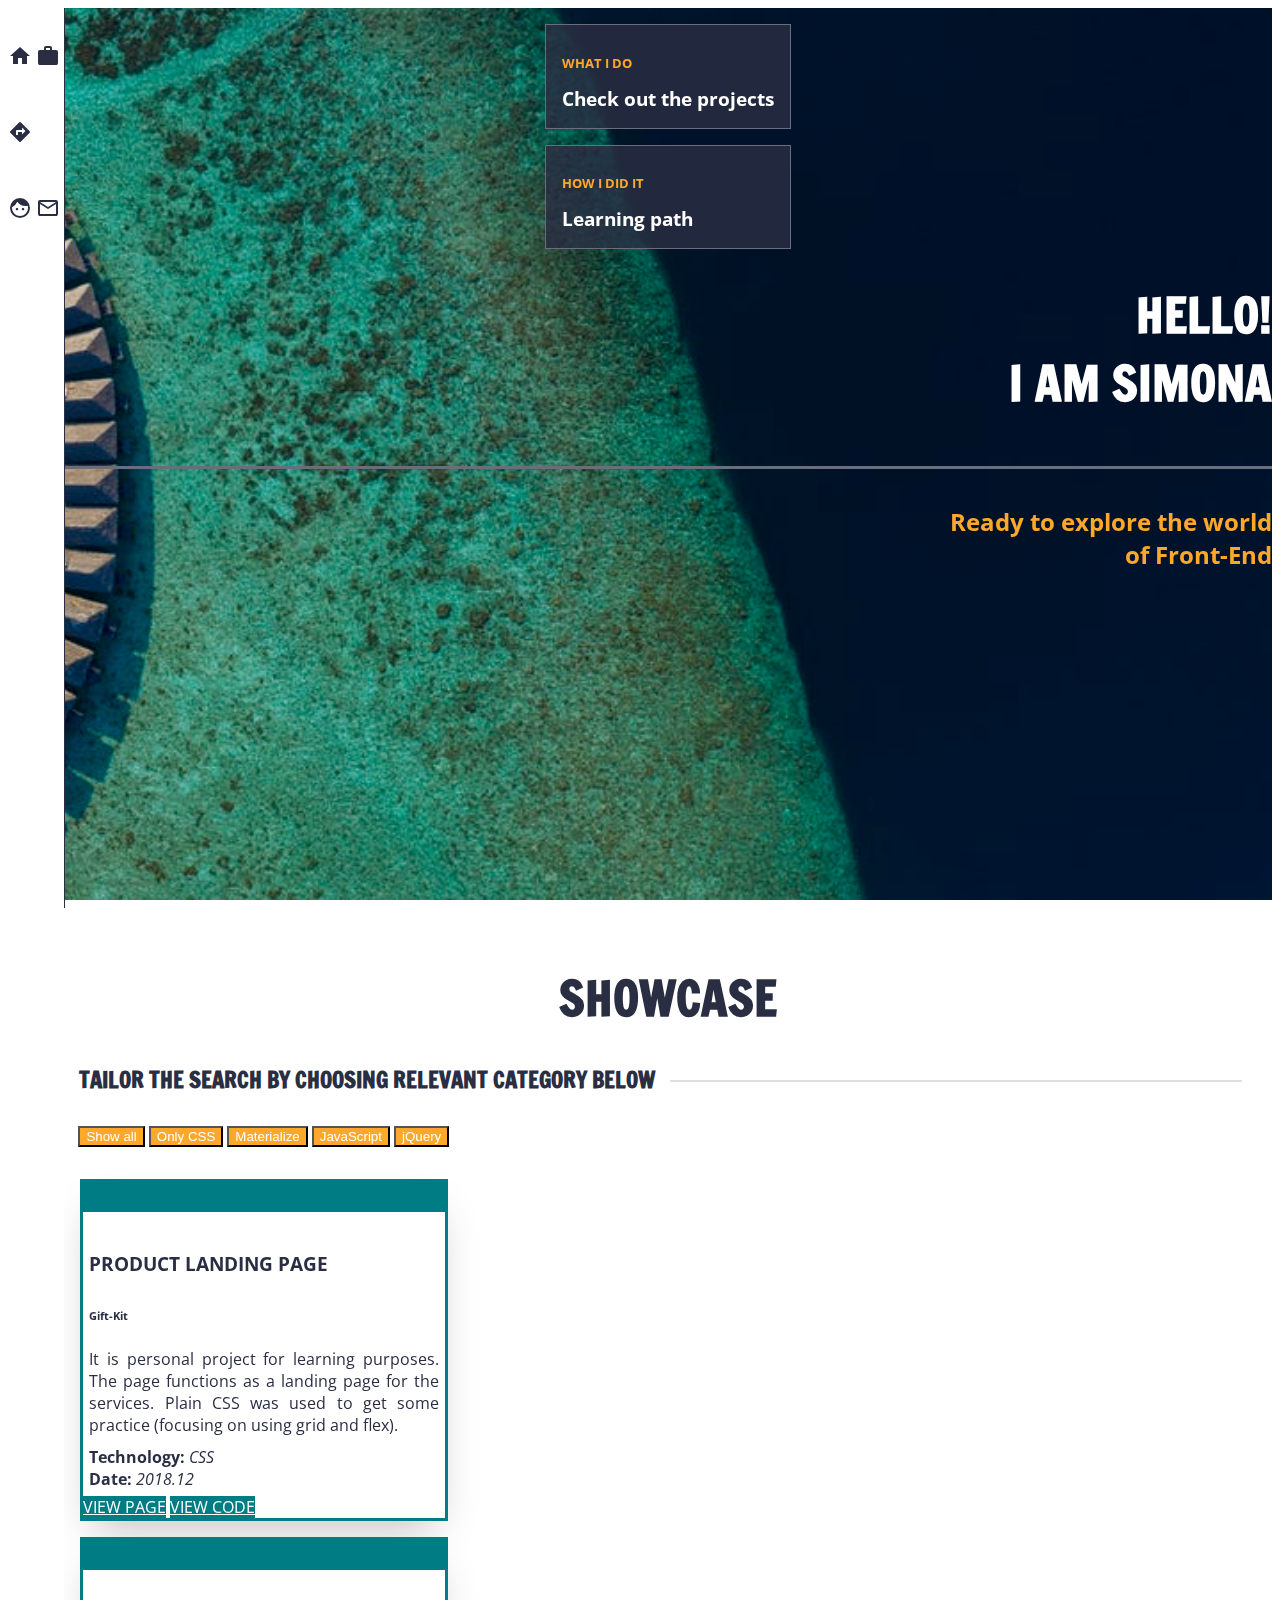
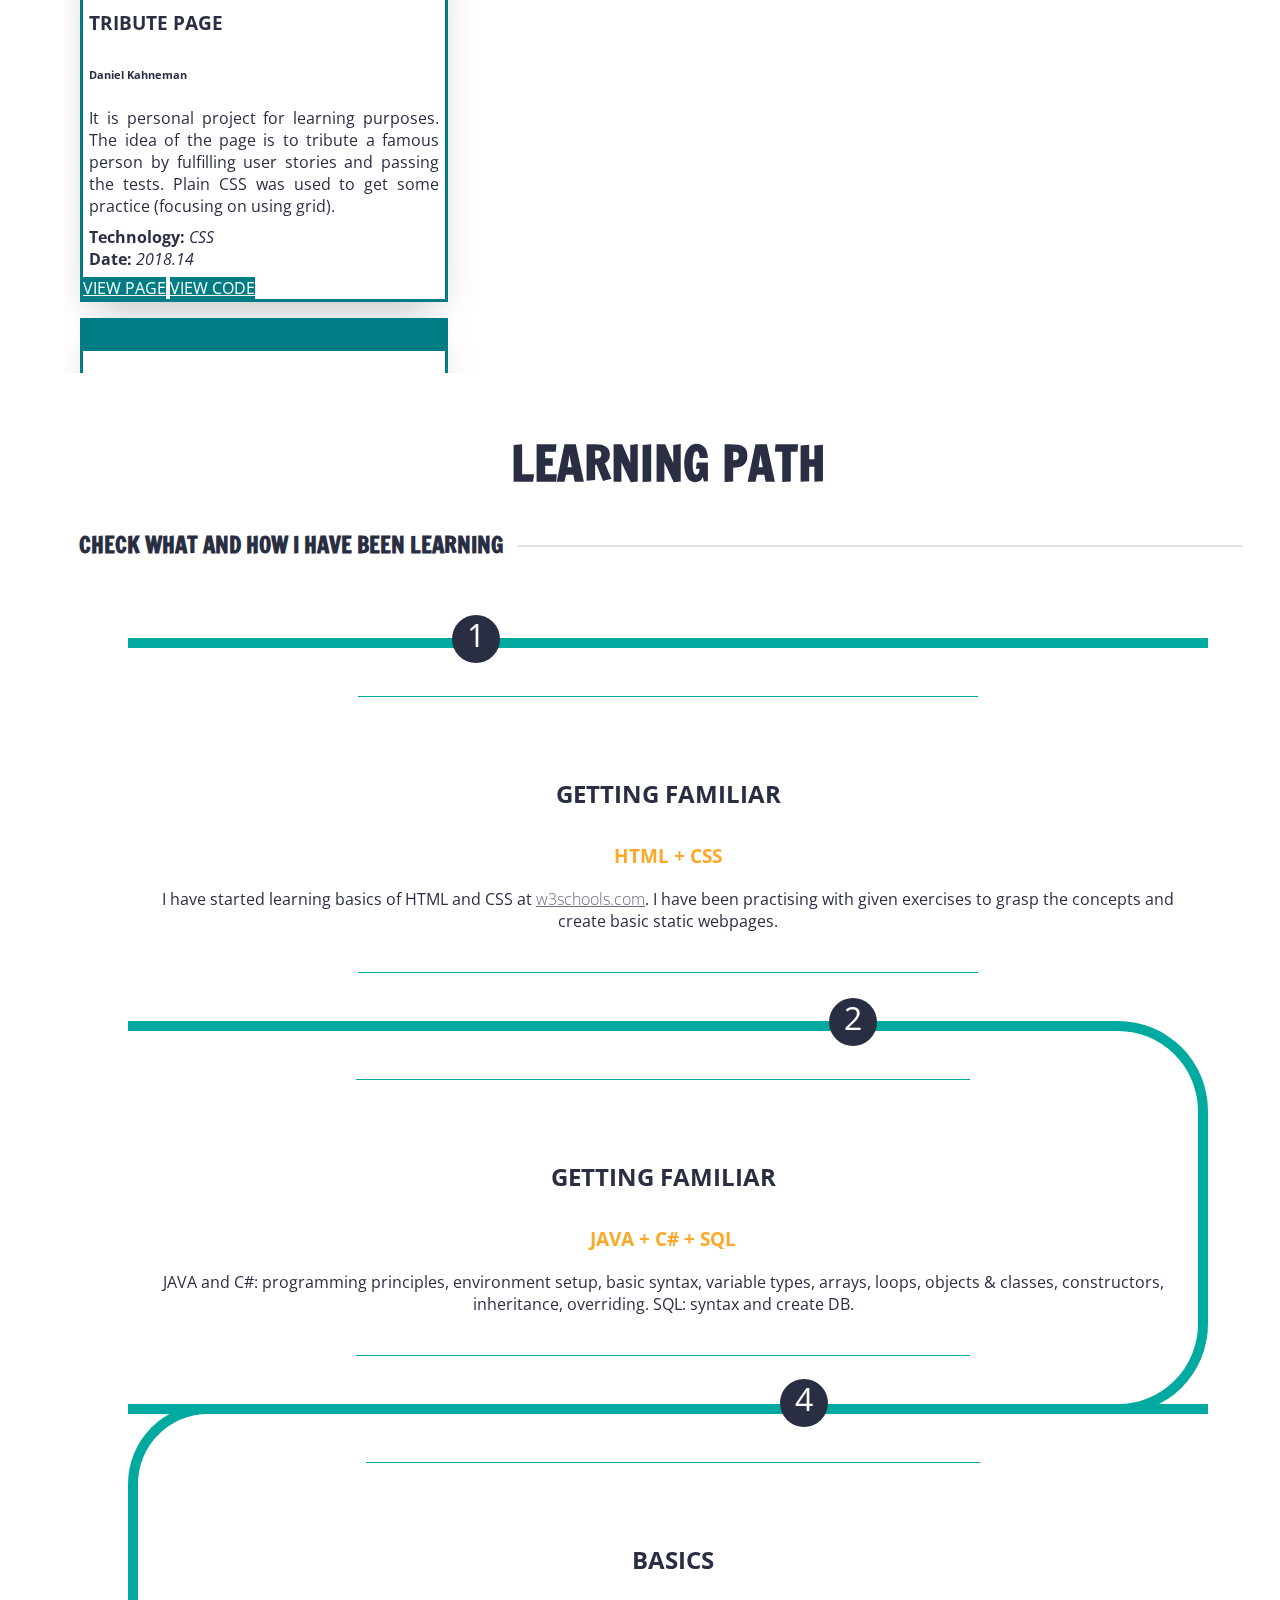
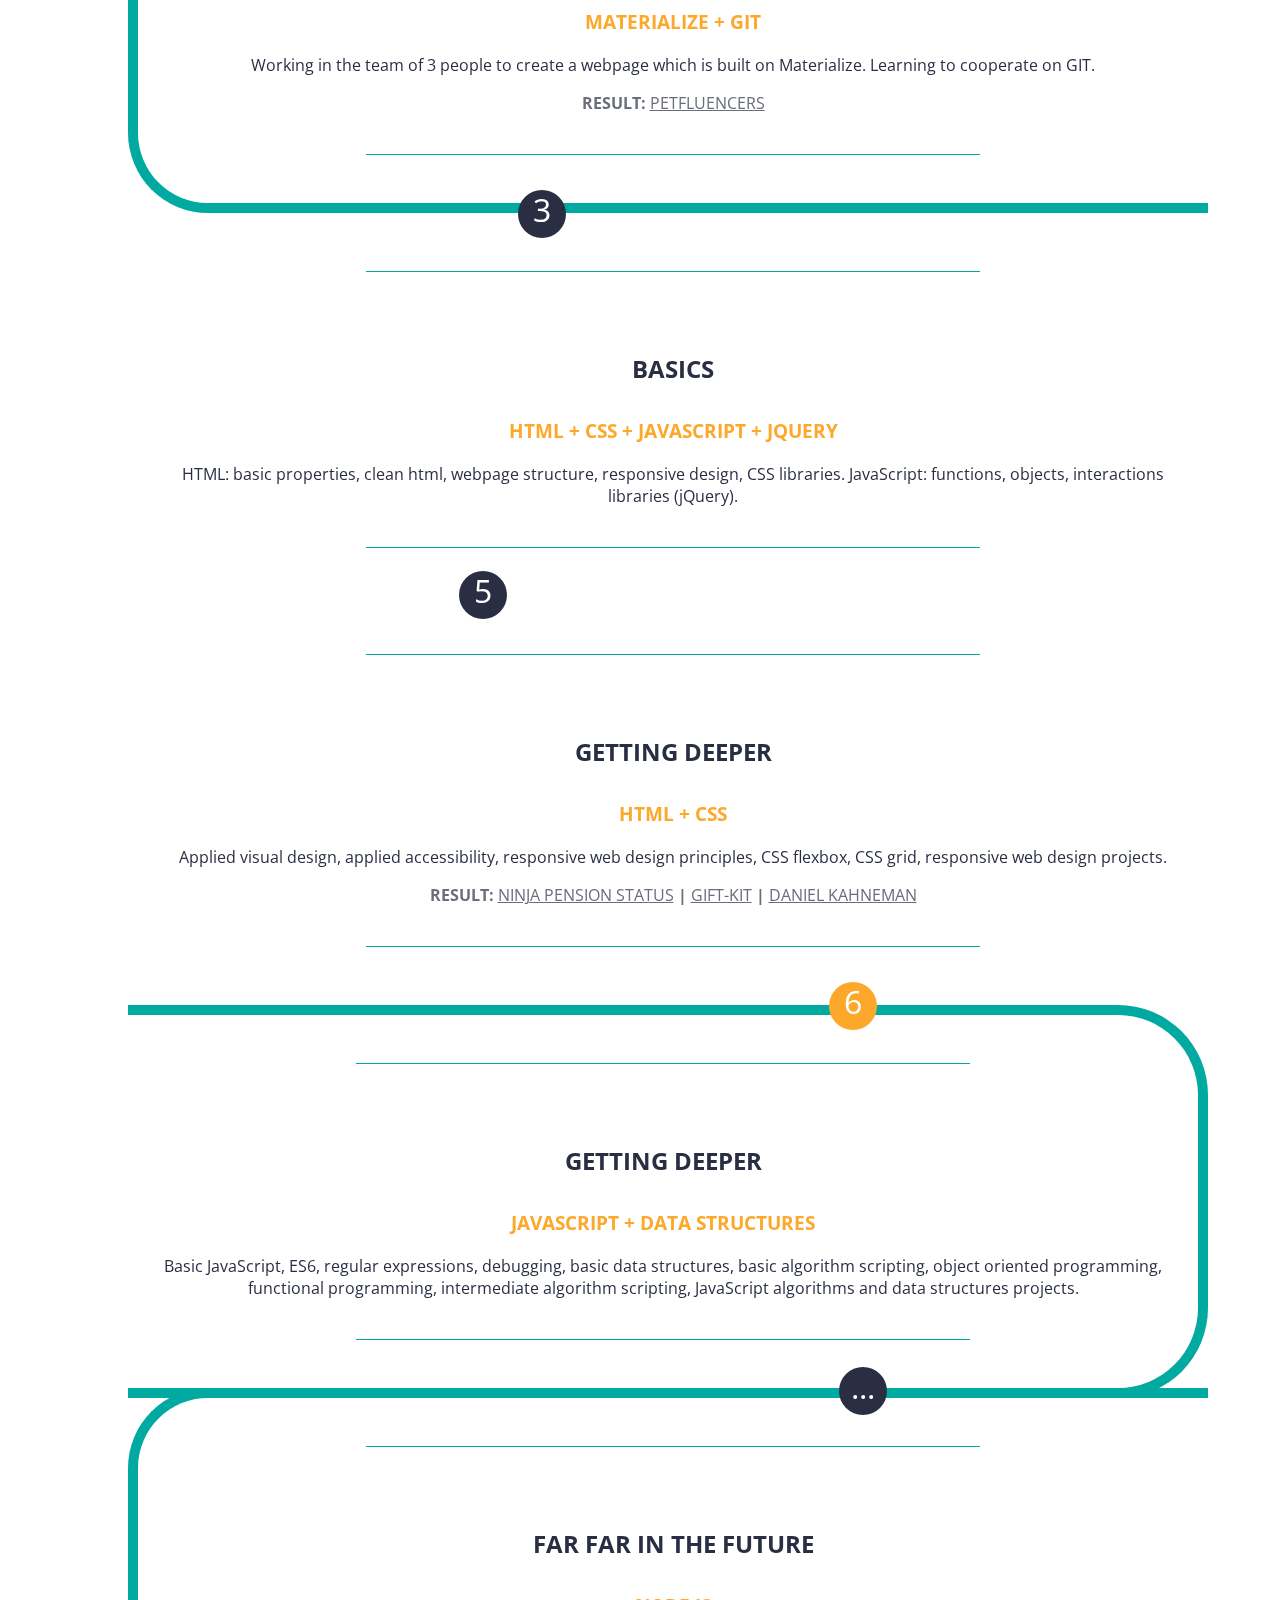
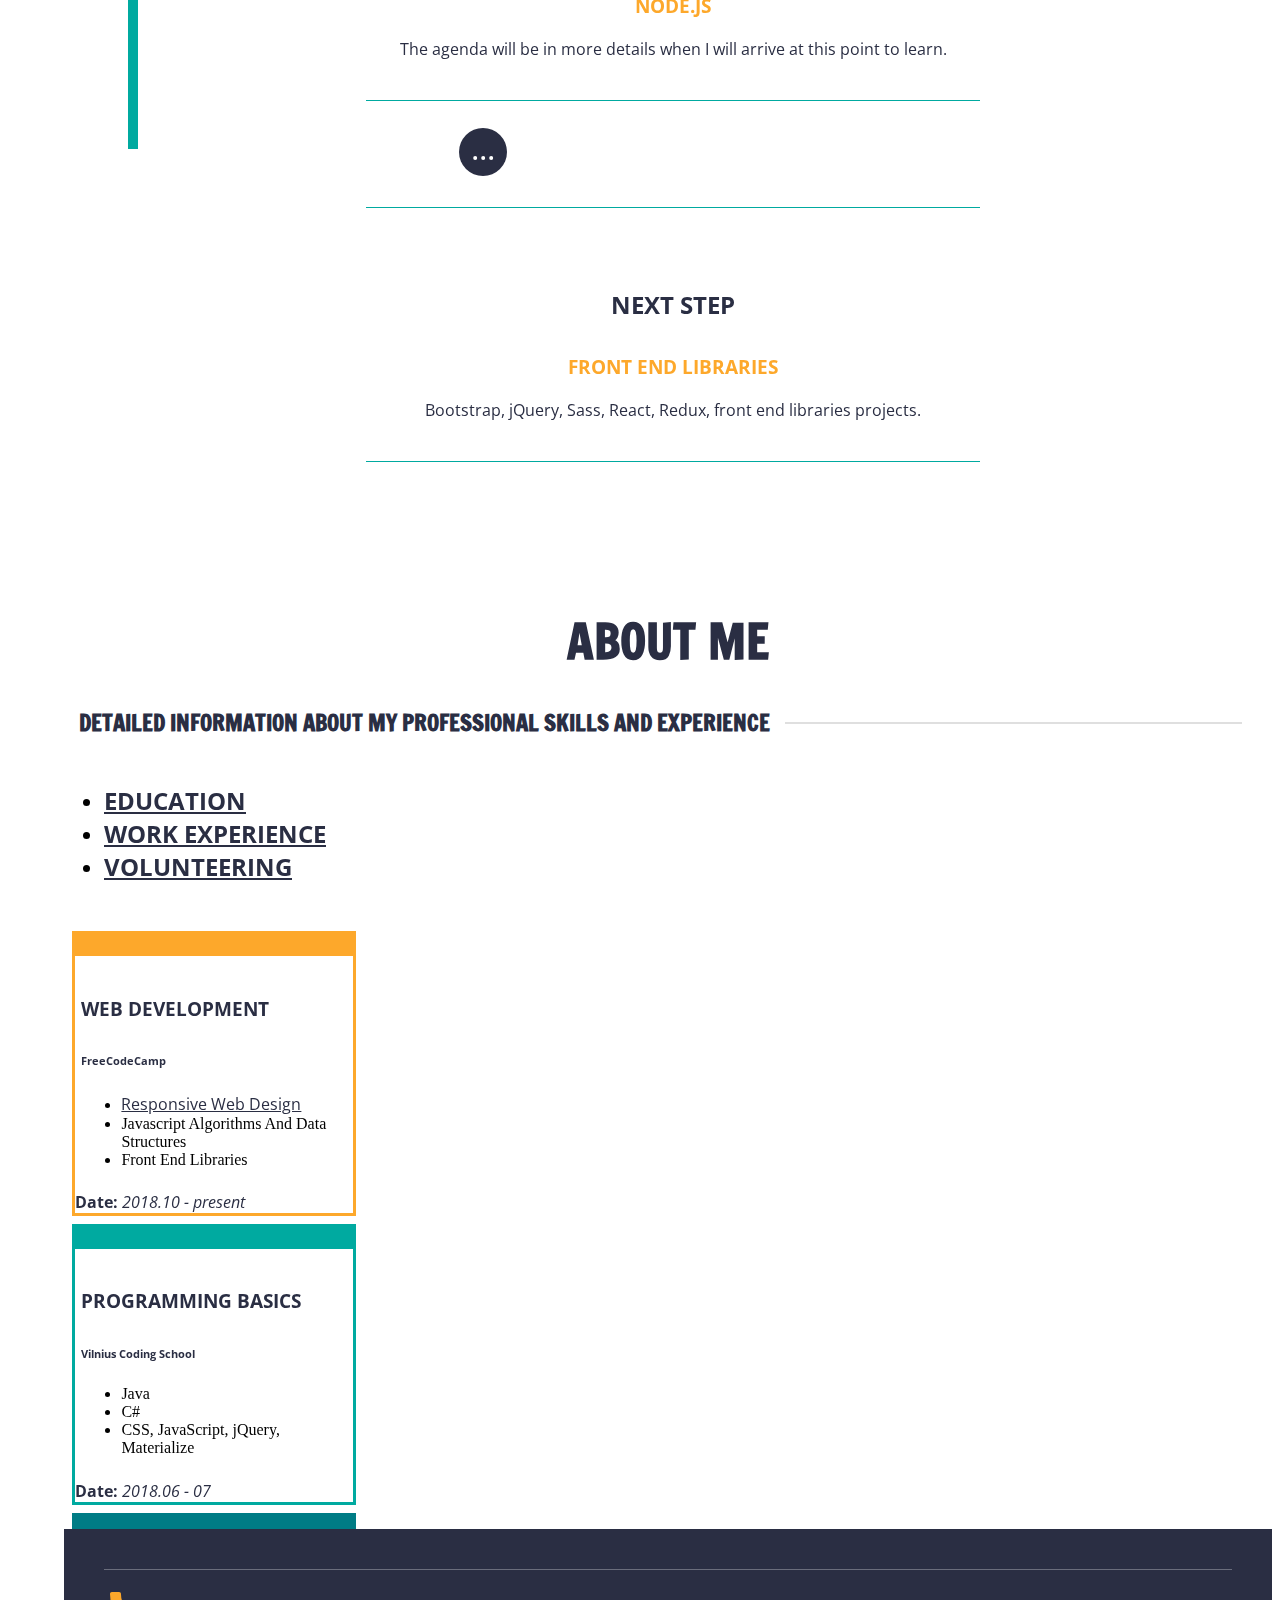
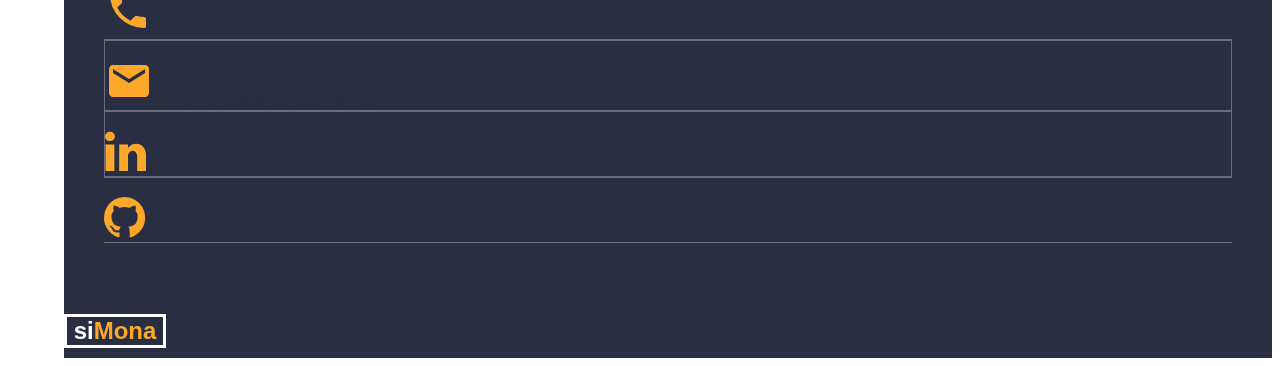
<file: index.html>
<!doctype html>
<html lang="en">
<head>
    <meta charset="utf-8">
    <meta name="viewport" content="width=device-width, initial-scale=1, shrink-to-fit=no">
    <link rel="stylesheet" href="https://stackpath.bootstrapcdn.com/bootstrap/4.1.3/css/bootstrap.min.css" integrity="sha384-MCw98/SFnGE8fJT3GXwEOngsV7Zt27NXFoaoApmYm81iuXoPkFOJwJ8ERdknLPMO" crossorigin="anonymous">
    <link href="https://fonts.googleapis.com/icon?family=Material+Icons"
      rel="stylesheet">
    <link rel="stylesheet" href="https://cdnjs.cloudflare.com/ajax/libs/font-awesome/4.7.0/css/font-awesome.min.css">
    <link href="https://fonts.googleapis.com/css?family=Francois+One|Open+Sans" rel="stylesheet">
	<link rel="stylesheet" type="text/css" href="styles/main.css">
	<link rel="stylesheet" type="text/css" href="styles/mobile.css">
	<title>siMona</title>
</head>

<body>

	<nav id="navbar" class="nav align-items-center">
	  	<a class="nav-item nav-link" href="#welcome-section">
	  		<i class="material-icons">home</i></a>
	  	<a class="nav-item nav-link" href="#skills">
	  		<i class="material-icons">work</i></a>
	  	<a class="nav-item nav-link" href="#projects">
	  		<i class="material-icons">directions</i>
	  	<a class="nav-item nav-link" href="#about">
	  		<i class="material-icons">face</i></a>
	  	<a class="nav-item nav-link" href="#contacts">
	  		<i class="material-icons">mail_outline</i></a>
	</nav>

	<main>		
		<section id="welcome-section" class="container-fluid">
			<div class="row" id="welcome">
				<div class="col-sm-5 welcome-elem">
					<div class="welcome-buttons">	
						<div class="welcome-links">
							<a href="#skills">
								<h3>What I do</h3>
								<h4>Check out the projects</h4>
							</a>	
						</div>
						<div class="welcome-links">
							<a href="#projects">
								<h3>How I did it</h3>
								<h4>Learning path</h4>						
							</a>
						</div>
					</div>
				</div>
				<div class="col-sm-7 welcome-text">
					<h1>Hello!<br>I am Simona</h1>
					<hr id="cover-line">
					<h2 class="text-yellow">Ready to explore the world<br>of Front-End</h2>	
				</div>				
			</div>
		</section>

		<section id="skills" class="container-fluid">
			<div class="row section-head1">
				<h1 class="col-sm-12">Showcase</h1>
			</div>
			<div class="row section-head2">
				<h3 class="col-sm-12 text-center"><span>Tailor the search by choosing relevant category below</span></h3>
			</div>

			<div class="row">
				<div class="col-sm-12">
					<div class="filter-menu d-flex flex-wrap justify-content-center">
						<div class="btn-list">
							<button type="button" class="btn" onclick="filterSelection('all')">Show all</button>
							<button class="btn" onclick="filterSelection('css')">Only CSS</button>
<!-- 							<button class="btn" onclick="filterSelection('bootstrap')">Bootstrap</button> -->
							<button class="btn" onclick="filterSelection('materialize')">Materialize</button>
							<button class="btn" onclick="filterSelection('javascript')">JavaScript</button>
							<button class="btn" onclick="filterSelection('jquery')">jQuery</button>
						</div>
					</div>
				</div>
			</div>

			<div class="row">
				<div class="col-sm-12 d-flex flex-wrap justify-content-around" id="skill-section">

					<div class="card skill-card xall xcss port-card">
				  		<div class="card-body cb-back ">
							<div class="card-background">
								<h5 class="card-title">Product Landing Page</h5>
								<h6 class="card-subtitle mb-4 text-muted">Gift-Kit</h6>
								<p class="card-text">It is personal project for learning purposes. The page functions as a landing page for the services. Plain CSS was used to get some practice (focusing on using grid and flex).</p>
								<p class="techn">CSS</p>
								<p class="date">2018.12</p>
							</div>
							<div class="flex-wrap d-flex flex-column justify-content-between">
								<a href="https://simona-katauskyte.github.io/GiftKit/" target="_blank" class="btn">View page</a>
							    <a href="https://github.com/simona-katauskyte/GiftKit" target="_blank" class="btn">View code</a>
							</div>
					  	</div>
					</div>

					<div class="card skill-card xall xcss port-card">
					  	<div class="card-body cb-back">
						  	<div class="card-background">
							    <h5 class="card-title">Tribute page</h5>
							    <h6 class="card-subtitle mb-4 text-muted">Daniel Kahneman</h6>
							    <p class="card-text">It is personal project for learning purposes. The idea of the page is to tribute a famous person by fulfilling user stories and passing the tests. Plain CSS was used to get some practice (focusing on using grid).</p>
							    <p class="techn">CSS</p>
							    <p class="date">2018.14</p>
							</div>
							<div class="flex-wrap d-flex flex-column justify-content-between">
								<a href="https://simona-katauskyte.github.io/tributed-kahneman/" target="_blank" class="btn">View page</a>
							    <a href="https://github.com/simona-katauskyte/tributed-kahneman" target="_blank" class="btn">View code</a>
							</div>
					  	</div>
					</div>

					<div class="card skill-card xall xcss xjavascript port-card">
					  	<div class="card-body cb-back">
						  	<div class="card-background">
							    <h5 class="card-title">Survey form</h5>
							    <h6 class="card-subtitle mb-4 text-muted">Ninja Pension Status</h6>
							    <p class="card-text">It is personal project for learning purposes. The page is created as random form to function as the form receiving an input and generating simple output. Plain CSS was used to get some practice (focusing on using grid) and some JavaScript functions. Mobile first.</p>
							    <p class="techn">CSS, JavaScript</p>
							    <p class="date">2018.11</p>
							</div>
							<div class="flex-wrap d-flex flex-column justify-content-between">
								<a href="https://simona-katauskyte.github.io/ninja-pension/" target="_blank" class="btn">View page</a>
							    <a href="https://github.com/simona-katauskyte/ninja-pension" target="_blank" class="btn">View code</a>
							</div>
					  	</div>
					</div>

					<div class="card skill-card xall xmaterialize xjavascript xjquery xjavascript port-card">
					  	<div class="card-body cb-back">
						  	<div class="card-background">
							    <h5 class="card-title">Several page website</h5>
							    <h6 class="card-subtitle mb-4 text-muted">Petfluencers</h6>
							    <p class="card-text">It was project done during the course of "Programming Basics" at Vilnius Coding School. This website was created working with the team. The purpose was to create responsive website in 4 days and learn collaboration on git. Some pages were deleted due to personal information from original page.</p>
							    <p class="techn">CSS, Materialize, JavaScript, jQuery</p>
							    <p class="date">2018.07</p>
							</div>
							<div class="flex-wrap d-flex flex-column justify-content-between">
								<a href="https://simona-katauskyte.github.io/petfluencers/" target="_blank" class="btn">View page</a>
							    <a href="https://github.com/simona-katauskyte/petfluencers" target="_blank" class="btn">View code</a>
							</div>
					  	</div>
					</div>

		</section>

		<section id="projects" class="container-fluid">
			<div class="row section-head1">
				<h1 class="col-sm-12">learning path</h1>
			</div>
			<div class="row section-head2">
				<h3 class="col-sm-12 text-center"><span>check what and how i have been learning</span></h3>
			</div>
<!-- 			<div class="row">
				<div class="col-sm-12">
					<div class="h-sep-solid-top"></div>

					<div class="d-flex flex-row flex-wrap justify-content-around align-items-center route-heading">
						<div class="d-flex flex-row flex-wrap justify-content-center align-items-center">
							<p class="circle">1</p>
							<p>already learned</p>
						</div>

						<a href="#current-circle" class="d-flex flex-row flex-wrap justify-content-center align-items-center">
							<p class="circle-current">6</p>
							<p>currently learning</p>
						</a>

						<div class="d-flex flex-row flex-wrap justify-content-center align-items-center">
							<p class="circle">...</p>
							<p>planning to learn</p>
						</div>
					</div>

					<div class="h-sep-solid-bottom"></div>
				</div>
			</div> -->

			<div class="row project-tile" id="route-tile">
				<div class="col-sm-12 route">
					<div class="container-fluid">
						<div class="row">
							<div class="col-sm-6 route-left-start">
								<div class="route-l-circle circle-l30">
									<p>1</p>
								</div>
								<div class="route-text">
									<div class="line-upper"></div>
									<h4>getting familiar</h4>
									<h3>HTML + CSS</h3>
									<p>I have started learning basics of HTML and CSS at <a href="https://www.w3schools.com/" target="_blank">w3schools.com</a>. I have been practising with given exercises to grasp the concepts and create basic static webpages.</p>
									<div class="line-bottom"></div>
								</div>
							</div>
							<div class="col-sm-6 route-right">
								<div class="route-r-circle circle-r30">
									<p>2</p>
								</div>
								<div class="route-text">
									<div class="line-upper"></div>
									<h4>getting familiar</h4>
									<h3>Java + C# + SQL</h3>
									<p>JAVA and C#: programming principles, environment setup, basic syntax, variable types, arrays, loops, objects & classes, constructors, inheritance, overriding. SQL: syntax and create DB.</p>
									<div class="line-bottom"></div>

								</div>
							</div>
						</div>

						<div class="row">
							<div class="col-sm-6 route-left row-position2">
								<div class="route-l-circle circle-l60">
									<p>4</p>
								</div>
								<div class="route-text">
									<div class="line-upper"></div>
									<h4>Basics</h4>
									<h3>Materialize + GIT</h3>
									<p>Working in the team of 3 people to create a webpage which is built on Materialize. Learning to cooperate on GIT.</p>
									<h5>Result: <a href="https://simona-katauskyte.github.io/petfluencers/" target="_blank">petfluencers</a></h5>
									<div class="line-bottom"></div>
								</div>
							</div>
							
							<div class="col-sm-6 route-blank row-position2">
								<div class="route-r-circle circle-r60">
									<p>3</p>
								</div>
								<div class="route-text">
									<div class="line-upper"></div>
									<h4>Basics</h4>
									<h3>HTML + CSS + JavaScript + jQuery</h3>
									<p>HTML: basic properties, clean html, webpage structure, responsive design, CSS libraries. JavaScript: functions, objects, interactions libraries (jQuery).</p>
									<div class="line-bottom"></div>
								</div>

							</div>		
						</div>

						<div class="row">
							<div class="col-sm-6 route-blank row-position3">
								<div class="route-l-circle circle-l30">
									<p>5</p>
								</div>
								<div class="route-text">
									<div class="line-upper"></div>
									<h4>Getting deeper</h4>
									<h3>HTML + CSS</h3>
									<p>Applied visual design, applied accessibility, responsive web design principles, CSS flexbox, CSS grid, responsive web design projects.</p>
									<h5>Result: 
										<a href="https://simona-katauskyte.github.io/ninja-pension/" target="_blank">Ninja pension status</a> | 
										<a href="https://simona-katauskyte.github.io/GiftKit/" target="_blank">Gift-kit</a> | 
										<a href="https://simona-katauskyte.github.io/tributed-kahneman/" target="_blank">Daniel Kahneman</a>
									</h5>
									<div class="line-bottom"></div>
								</div>
							</div>
							<div class="col-sm-6 route-right row-position3">
								<div class="route-r-circle current-circle circle-r30" id="current-circle">
									<p>6</p>
								</div>
								<div class="route-text">
									<div class="line-upper"></div>
									<h4>Getting deeper</h4>
									<h3>JavaScript + Data Structures</h3>
									<p>Basic JavaScript, ES6, regular expressions, debugging, basic data structures, basic algorithm scripting, object oriented programming, functional programming, intermediate algorithm scripting, JavaScript algorithms and data structures projects.</p>
									<div class="line-bottom"></div>
								</div>
							</div>		
						</div>

						<div class="row">
							<div class="col-sm-6 route-end row-position4">
								<div class="route-r-circle circle-r30">
									<p>...</p>
								</div>
								<div class="route-text">
									<div class="line-upper"></div>
									<h4>Far far in the future</h4>
									<h3>Node.js</h3>
									<p>The agenda will be in more details when I will arrive at this point to learn.</p>
									<div class="line-bottom"></div>
								</div>
							</div>
							<div class="col-sm-6 route-blank row-position4">
								<div class="route-l-circle circle-l30">
									<p>...</p>
								</div>
								<div class="route-text">
									<div class="line-upper"></div>
									<h4>Next step</h4>
									<h3>Front End Libraries</h3>
									<p>Bootstrap, jQuery, Sass, React, Redux, front end libraries projects.</p>
									<div class="line-bottom"></div>
								</div>
							</div>	
						</div>
					</div>	
				</div>
			</div>
		</section>

		<section id="about" class="container-fluid">
			<div class="row section-head1">
				<h1 class="col-sm-12">About me</h1>
			</div>
			<div class="row section-head2">
				<h3 class="col-sm-12 text-center"><span>detailed information about my professional skills and experience</span></h3>
			</div>

			<div class="row">
				<div class="col-sm-12">
					<ul class="nav nav-tabs" id="myTab" role="tablist">
					  	<li class="nav-item">
					    	<a class="nav-link active" id="home-tab" data-toggle="tab" href="#home" role="tab" aria-controls="home" aria-selected="true">education</a>
					  	</li>
					  	<li class="nav-item">
					    	<a class="nav-link" id="profile-tab" data-toggle="tab" href="#profile" role="tab" aria-controls="profile" aria-selected="false">work experience</a>
					  	</li>
					  	<li class="nav-item">
					    	<a class="nav-link" id="contact-tab" data-toggle="tab" href="#contact" role="tab" aria-controls="contact" aria-selected="false">volunteering</a>
					  	</li>
					</ul>

					<div class="tab-content" id="myTabContent">
					  	<div class="tab-pane fade show active" id="home" role="tabpanel" aria-labelledby="home-tab">

							<div id="edu-content" class="d-flex flex-row flex-wrap justify-content-between">
								
								<div class="card edu-card border-yellow">
							  		<div class="card-body cb-back">
										<div class="card-background">
											<h5 class="card-title">web development</h5>
											<h6 class="card-subtitle mb-4 text-muted">FreeCodeCamp</h6>
											<ul>
												<li><a href="https://www.freecodecamp.org/certification/fccec689518-f0b4-4070-ad4a-d9857096ae68/responsive-web-design" target="_blank">Responsive Web Design</a>
												</li>
												<li>Javascript Algorithms And Data Structures</li>
												<li>Front End Libraries</li>
											</ul>
										</div>
										<p class="date">2018.10 - present</p>
								  	</div>
								</div>

								<div class="card edu-card border-persian">
							  		<div class="card-body cb-back">
										<div class="card-background">
											<h5 class="card-title">Programming Basics</h5>
											<h6 class="card-subtitle mb-4 text-muted">Vilnius Coding School</h6>
											<ul>
												<li>Java</li>
												<li>C#</li>
												<li>CSS, JavaScript, jQuery, Materialize</li>
											</ul>
										</div>
										<p class="date">2018.06 - 07</p>
								  	</div>
								</div>

								<div class="card edu-card border-light-teal">
							  		<div class="card-body cb-back">
										<div class="card-background">
											<h5 class="card-title">HTML basics</h5>
											<h6 class="card-subtitle mb-4 text-muted">w3schools.com</h6>
											<ul>
												<li>HTML</li>
												<li>CSS</li>
											</ul>
										</div>
										<p class="date">2018.05</p>
								  	</div>
								</div>

								<div class="card edu-card border-dark-teal">
							  		<div class="card-body cb-back">
										<div class="card-background">
											<h5 class="card-title">Ba, Psychology</h5>
											<h6 class="card-subtitle mb-4 text-muted">Vilnius University</h6>
										</div>
										<p class="date">2009 - 2013</p>
								  	</div>
								</div>

							</div>

					  	</div>


					  	<div class="tab-pane fade" id="profile" role="tabpanel" aria-labelledby="profile-tab">
					  		
								<div class="card exp-card border-yellow">
							  		<div class="card-body cb-back">
										<div class="card-background">
											<h5 class="card-title">Senior HR Partner</h5>
											<h6 class="card-subtitle mb-4 text-muted">Manpower</h6>
											<ul>
												<li>Key account management for big scale recruitment projects</li>
												<li>First Point of Contact for Recruiters regarding search, selection and assessment</li>
												<li>Supporting the Sales team by building relationship with exciting clients, providing information, executing NPS and ect.</li>
												<li>Presenting company and sharing expert knowledge in HR events as well as universities</li>
											</ul>
										</div>
										<p class="date">2019.03 - present</p>
								  	</div>
								</div>
								<div class="card exp-card border-yellow">
							  		<div class="card-body cb-back">
										<div class="card-background">
											<h5 class="card-title">HR Consultant</h5>
											<h6 class="card-subtitle mb-4 text-muted">Manpower</h6>
											<ul>
												<li>Management of full life cycle recruitment projects</li>
												<li>Recruitment for senior and middle management level positions</li>
												<li>Outplacement: briefing and career coaching</li>
												<li>Preparation for Career Fairs and representation of the company</li>
											</ul>
										</div>
										<p class="date">2017.05 - 2019.03</p>
								  	</div>
								</div>
							

								<div class="card exp-card border-light-teal">
							  		<div class="card-body cb-back">
										<div class="card-background">
											<h5 class="card-title">Talent Acquisition (TA) Specialist</h5>
											<h6 class="card-subtitle mb-4 text-muted">Citco Vilnius</h6>
											<ul>
												<li>Transition of TA function from Dublin to Vilnius</li>
												<li>Sourcing and screening candidates to ensure that business’ needs are covered on time</li>
												<li>Preparation for the career events and representation of the company</li>
												<li>Management of vendors and stakeholders’ expectations</li>
											</ul>
										</div>
										<p class="date">2016.08 - 2017.02</p>
								  	</div>
								</div>
							

								<div class="card exp-card border-dark-teal">
							  		<div class="card-body cb-back">
										<div class="card-background">
											<h5 class="card-title">Recruitment Team Lead</h5>
											<h6 class="card-subtitle mb-4 text-muted">Gi Group Lithuania</h6>
											<ul>
												<li>Managing the team of 5 people</li>
												<li>Coordinating temporary and permanent recruitment projects</li>
												<li>Hiring, on boarding and training the team</li>
												<li>Recruitment and training process optimisation</li>
												<li>Carrying out internal cross-functional projects (such as time tracking, implementation of application tracking system, etc.)</li>
											</ul>
										</div>
										<p class="date">2015.08 - 2016.08</p>
								  	</div>
								</div>
								<div class="card exp-card border-dark-teal">
							  		<div class="card-body cb-back">
										<div class="card-background">
											<h5 class="card-title">Recruitment Consultant</h5>
											<h6 class="card-subtitle mb-4 text-muted">Gi Group Lithuania</h6>
											<ul>
												<li>Management of full life cycle recruitment projects and administration of temporary employees</li>
												<li>Building strong and long lasting partnership with clients</li>
												<li>Developing company’s website and administering social networks</li>
											</ul>
										</div>
										<p class="date">2014.01 - 2015.08</p>
								  	</div>
								</div>
					  	</div>

					  	<div class="tab-pane fade" id="contact" role="tabpanel" aria-labelledby="contact-tab">
					  		<div class="d-flex flex-row flex-wrap justify-content-around">
					  			
								<div class="card vol-card border-yellow">
							  		<div class="card-body cb-back">
										<div class="card-background">
											<h5 class="card-title">Open House Vilnius</h5>
											<h6 class="card-subtitle mb-4 text-muted">Curator-Guide</h6>
										</div>
										<p class="date">2017</p>
								  	</div>
								</div>
					  			
								<div class="card vol-card border-light-teal">
							  		<div class="card-body cb-back">
										<div class="card-background">
											<h5 class="card-title">Open House Vilnius</h5>
											<h6 class="card-subtitle mb-4 text-muted">Guide</h6>
										</div>
										<p class="date">2016</p>
								  	</div>
								</div>
					  			
								<div class="card vol-card border-dark-teal">
							  		<div class="card-body cb-back">
										<div class="card-background">
											<h5 class="card-title">Child Help Line</h5>
											<h6 class="card-subtitle mb-4 text-muted">Consultant</h6>
										</div>
										<p class="date">2011-2013</p>
								  	</div>
								</div>

					  		</div>
					  	</div>
					</div>
				</div>
			</div>
		</section>

		<section id="contacts" class="container-fluid">
			<div class="row cont-box">
				<div class="col text-center cont-side d-flex flex-column">
					<i class="material-icons">phone</i>
					<a class="text-white" href="tel:37061544425">+3706 154 4425</a>
				</div>
				<div class="col text-center cont-center d-flex flex-column">
					<i class="material-icons">email</i>
					<a class="text-white" href="mailto:simona.katauskyte@gmail.com">simona.katauskyte@gmail.com</a>
				</div>
				<div class="col text-center cont-center d-flex flex-column">
					<i class="fa">&#xf0e1;</i>
					<a href="https://www.linkedin.com/in/simonakatauskyte" class="text-white" target="_blank">in/simonakatauskyte</a>
				</div>
				<div class="col text-center cont-side d-flex flex-column">
					<i class="fa fab fa-github"></i>
					<a id="profile-link" class="text-white" href="https://github.com/simona-katauskyte" target="_blank">simona-katauskyte</a>
				</div>
			</div>
		</section>
	</main>

	<footer class="container-fluid">
		<div class="row">
			<div class="col footer-left">
				<p class="text-white float-right">dveloped by</p>
			</div>
			<div class="col">
				<div class="logo">
					<h6>si</h6>
					<h6 class="text-yellow">Mona</h6>
				</div>	
			</div>
		</div>
	</footer>

    <!-- Optional JavaScript -->
    <script type="text/javascript" src="scripts/main.js"></script>
<!--     <script src="https://cdn.freecodecamp.org/testable-projects-fcc/v1/bundle.js"></script> -->
    <!-- jQuery first, then Popper.js, then Bootstrap JS -->
    <script src="https://code.jquery.com/jquery-3.3.1.slim.min.js" integrity="sha384-q8i/X+965DzO0rT7abK41JStQIAqVgRVzpbzo5smXKp4YfRvH+8abtTE1Pi6jizo" crossorigin="anonymous"></script>
    <script src="https://cdnjs.cloudflare.com/ajax/libs/popper.js/1.14.3/umd/popper.min.js" integrity="sha384-ZMP7rVo3mIykV+2+9J3UJ46jBk0WLaUAdn689aCwoqbBJiSnjAK/l8WvCWPIPm49" crossorigin="anonymous"></script>
    <script src="https://stackpath.bootstrapcdn.com/bootstrap/4.1.3/js/bootstrap.min.js" integrity="sha384-ChfqqxuZUCnJSK3+MXmPNIyE6ZbWh2IMqE241rYiqJxyMiZ6OW/JmZQ5stwEULTy" crossorigin="anonymous"></script>
</body>
</html>
</file>
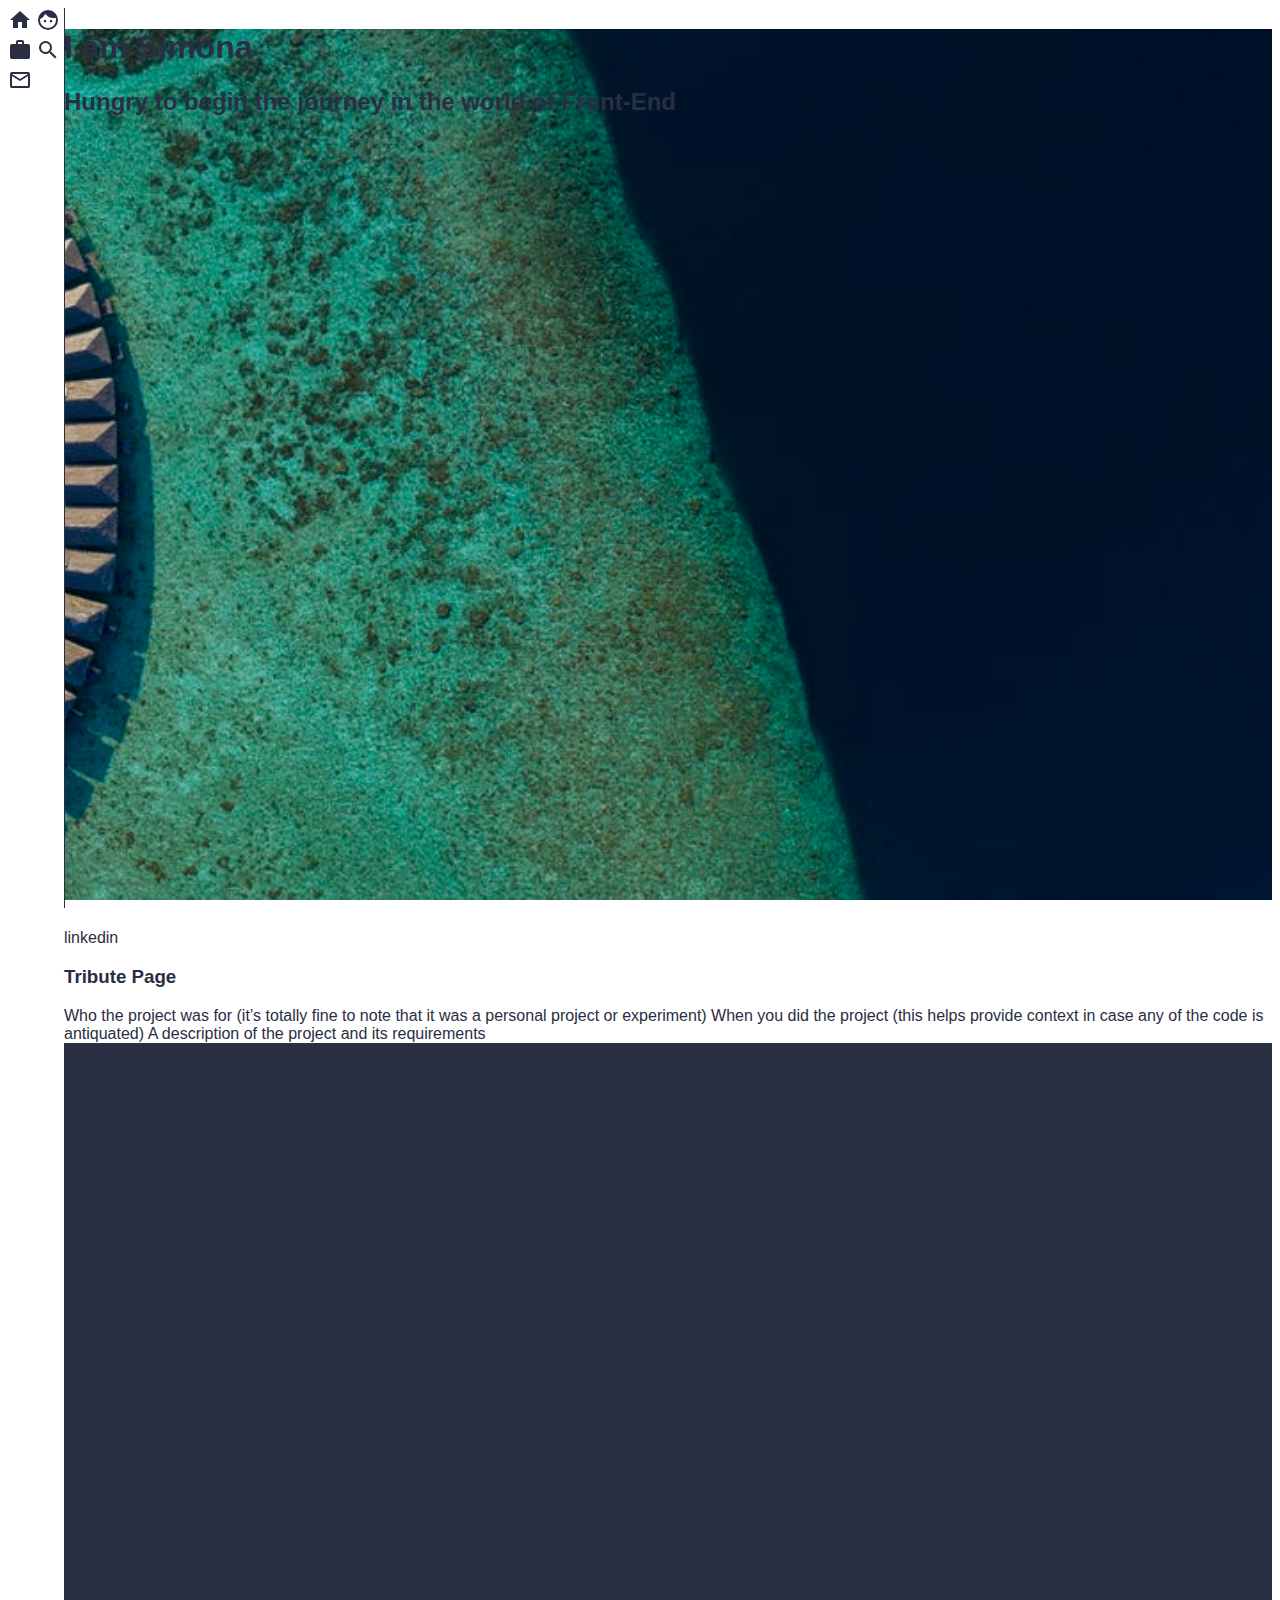
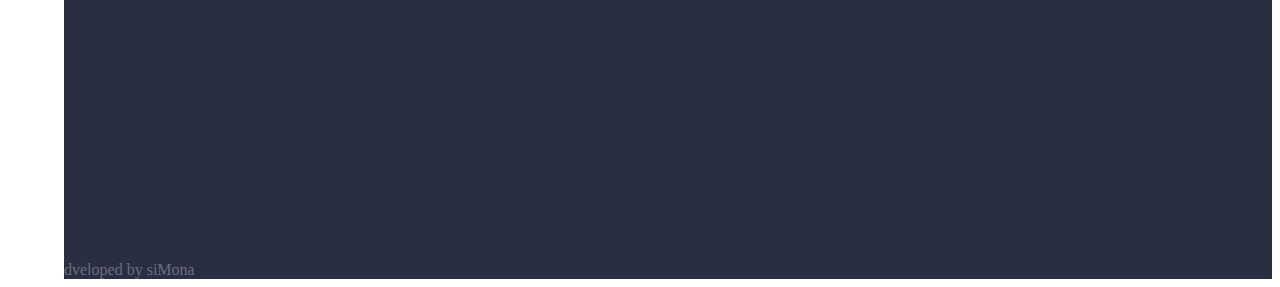
<file: index-tab.html>
<!doctype html>
<html lang="en">
<head>
    <meta charset="utf-8">
    <meta name="viewport" content="width=device-width, initial-scale=1, shrink-to-fit=no">
    <link rel="stylesheet" href="https://stackpath.bootstrapcdn.com/bootstrap/4.1.3/css/bootstrap.min.css" integrity="sha384-MCw98/SFnGE8fJT3GXwEOngsV7Zt27NXFoaoApmYm81iuXoPkFOJwJ8ERdknLPMO" crossorigin="anonymous">
    <link href="https://fonts.googleapis.com/icon?family=Material+Icons"
      rel="stylesheet">
	<link rel="stylesheet" type="text/css" href="styles/main.css">
	<title>siMona</title>
</head>

<body>
	<nav id="navbar">
		<div id="nav-tab" class="nav justify-content-center nav-justified nav-tabs" role="tablist">
		  	<a class="nav-item nav-link active" href="#nav-welcome" id="nav-welcome-tab" data-toggle="tab" role="tab" aria-controls="nav-welcome" aria-selected="true">
		  		<i class="material-icons">home</i></a>
		  	<a class="nav-item nav-link" href="#nav-about" id="nav-about-tab" data-toggle="tab" role="tab" aria-controls="nav-about" aria-selected="false">
		  		<i class="material-icons">face</i></a>
		  	<a class="nav-item nav-link" href="#nav-projects" id="nav-projects-tab" data-toggle="tab" role="tab" aria-controls="nav-projects" aria-selected="false">
		  		<i class="material-icons">work</i></a>
		  	<a class="nav-item nav-link" href="#nav-skills" id="nav-skills-tab" data-toggle="tab" role="tab" aria-controls="nav-skills" aria-selected="false">
		  		<i class="material-icons">search</i></a>
		  	<a class="nav-item nav-link" href="#nav-contacts" id="nav-contacts-tab" data-toggle="tab" role="tab" aria-controls="nav-contacts" aria-selected="false">
		  		<i class="material-icons">mail_outline</i></a>
		</div>
	</nav>

	<main>
		<div class="tab-content" id="nav-tabContent">
			<div class="tab-pane active" id="nav-welcome" role="tabpanel" aria-labelledby="nav-welcome-tab">
				<section id="welcome-section">
					<h1>I am Simona</h1>
					<h2>Hungry to begin the journey in the world of Front-End</h2>	
				</section>
			</div>

			<div class="tab-pane" id="nav-about" role="tabpanel" aria-labelledby="nav-about-tab">
				<section id="about">
					<p>linkedin</p>
					
				</section>
			</div>

			<div class="tab-pane" id="nav-projects" role="tabpanel" aria-labelledby="nav-projects-tab">
				<section id="projects">
					<div class="project-tile">
						<a href="https://codepen.io/simona-katauskyte/full/gZOrEW"></a>
						<h3>Tribute Page</h3>
						<p>Who the project was for (it’s totally fine to note that it was a personal project or experiment)
			When you did the project (this helps provide context in case any of the code is antiquated)
			A description of the project and its requirements</p>
					</div>
				</section>
			</div>

			<div class="tab-pane" id="nav-skills" role="tabpanel" aria-labelledby="nav-skills-tab">
				<section id="skills">
					
				</section>
			</div>

			<div class="tab-pane" id="nav-contacts" role="tabpanel" aria-labelledby="nav-contacts-tab">
				<section id="contacts">	
					<p>
						Lorem ipsum dolor sit amet, consectetur adipiscing elit. Proin id nulla in metus vehicula viverra ac sit amet leo. Curabitur at magna vitae nisi semper lobortis. Sed mattis leo a est vestibulum, ac hendrerit tellus fermentum. Ut vel sem id nisi molestie ultrices. Sed luctus, nulla a aliquam auctor, lacus dolor iaculis tellus, eget scelerisque risus est ac purus. Sed semper venenatis mollis. Sed elit turpis, efficitur non diam sit amet, dapibus viverra orci. Donec non vehicula eros. Praesent vitae eros vitae massa interdum bibendum vel vel purus. Nam vitae efficitur nisl. Maecenas interdum condimentum augue nec viverra.

Pellentesque aliquam ipsum nibh, a rutrum nisi venenatis quis. Proin id magna eros. Praesent lorem purus, vestibulum sit amet mi vel, condimentum imperdiet lectus. Etiam ut pulvinar ante. Integer ac fringilla diam, vel sodales sapien. Sed elementum eros et erat volutpat semper. Nullam finibus ut arcu vitae eleifend. Nullam pellentesque sed risus et cursus. Sed sed urna nec lectus cursus accumsan et eu lacus. Donec nec mi ornare, venenatis justo vitae, condimentum quam. Nulla dapibus porttitor commodo. Phasellus ac ullamcorper metus. Maecenas sed mattis felis. Etiam vel ex quis nisl finibus pellentesque. Nam ac pellentesque velit. Quisque condimentum sapien in faucibus molestie.

Aenean aliquam fermentum iaculis. Nunc orci leo, consequat eu laoreet elementum, fermentum eu enim. Maecenas mollis sapien risus, quis eleifend erat posuere nec. Nam quis quam a velit porta accumsan nec id turpis. Vestibulum risus neque, molestie quis ante eget, tristique viverra elit. Maecenas vel elit posuere, elementum elit eget, sagittis diam. Ut porta ipsum eget leo molestie, nec blandit eros ultrices. Vivamus ullamcorper ex ante, id pellentesque mauris varius eu. Vestibulum ante ipsum primis in faucibus orci luctus et ultrices posuere cubilia Curae; Donec neque massa, bibendum eu leo ut, placerat mollis diam. Nullam aliquam arcu vel purus congue tincidunt.
enean aliquam fermentum iaculis. Nunc orci leo, consequat eu laoreet elementum, fermentum eu enim. Maecenas mollis sapien risus, quis eleifend erat posuere nec. Nam quis quam a velit porta accumsan nec id turpis. Vestibulum risus neque, molestie quis ante eget, tristique viverra elit. Maecenas vel elit posuere, elementum elit eget, sagittis diam. Ut porta ipsum eget leo molestie, nec blandit eros ultrices. Vivamus ullamcorper ex ante, id pellentesque mauris varius eu. Vestibulum ante ipsum primis in faucibus orci luctus et ultrices posuere cubilia Curae; Donec neque massa, bibendum eu leo ut, placerat mollis diam. Nullam alenean aliquam fermentum iaculis. Nunc orci leo, consequat eu laoreet elementum, fermentum eu enim. Maecenas mollis sapien risus, quis eleifend erat posuere nec. Nam quis quam a velit porta accumsan nec id turpis. Vestibulum risus neque, molestie quis ante eget, tristique viverra elit. Maecenas vel elit posuere, elementum elit eget, sagittis diam. Ut porta ipsum eget leo molestie, nec blandit eros ultrices. Vivamus ullamcorper ex ante, id pellentesque mauris varius eu. Vestibulum ante ipsum primis in faucibus orci luctus et ultrices posuere cubilia Curae; Donec neque massa, bibendum eu leo ut, placerat mollis diam. Nullam alenean aliquam fermentum iaculis. Nunc orci leo, consequat eu laoreet elementum, fermentum eu enim. Maecenas mollis sapien risus, quis eleifend erat posuere nec. Nam quis quam a velit porta accumsan nec id turpis. Vestibulum risus neque, molestie quis ante eget, tristique viverra elit. Maecenas vel elit posuere, elementum elit eget, sagittis diam. Ut porta ipsum eget leo molestie, nec blandit eros ultrices. Vivamus ullamcorper ex ante, id pellentesque mauris varius eu. Vestibulum ante ipsum primis in faucibus orci luctus et ultrices posuere cubilia Curae; Donec neque massa, bibendum eu leo ut, placerat mollis diam. Nullam alenean aliquam fermentum iaculis. Nunc orci leo, consequat eu laoreet elementum, fermentum eu enim. Maecenas mollis sapien risus, quis eleifend erat posuere nec. Nam quis quam a velit porta accumsan nec id turpis. Vestibulum risus neque, molestie quis ante eget, tristique viverra elit. Maecenas vel elit posuere, elementum elit eget, sagittis diam. Ut porta ipsum eget leo molestie, nec blandit eros ultrices. Vivamus ullamcorper ex ante, id pellentesque mauris varius eu. Vestibulum ante ipsum primis in faucibus orci luctus et ultrices posuere cubilia Curae; Donec neque massa, bibendum eu leo ut, placerat mollis diam. Nullam alenean aliquam fermentum iaculis. Nunc orci leo, consequat eu laoreet elementum, fermentum eu enim. Maecenas mollis sapien risus, quis eleifend erat posuere nec. Nam quis quam a velit porta accumsan nec id turpis. Vestibulum risus neque, molestie quis ante eget, tristique viverra elit. Maecenas vel elit posuere, elementum elit eget, sagittis diam. Ut porta ipsum eget leo molestie, nec blandit eros ultrices. Vivamus ullamcorper ex ante, id pellentesque mauris varius eu. Vestibulum ante ipsum primis in faucibus orci luctus et ultrices posuere cubilia Curae; Donec neque massa, bibendum eu leo ut, placerat mollis diam. Nullam al
Donec viverra diam vel arcu finibus, vitae feugiat enim tincidunt. Vivamus rutrum lacinia vehicula. Cras sem elit, porta et sollicitudin vitae, ornare et ipsum. Vestibulum ante ipsum primis in faucibus orci luctus et ultrices posuere cubilia Curae; Fusce a mauris sed nisl tempus ultrices in volutpat magna. Mauris ex arcu, scelerisque et congue eget, tristique ut libero. Nunc auctor leo nulla, at hendrerit nisl gravida nec. Aliquam dignissim maximus tellus non fermentum. Fusce condimentum nulla dolor, sit amet rhoncus sapien viverra ac. Suspendisse sed quam ipsum. Nunc tortor nulla, sodales in lacinia quis, rhoncus id ex. Donec vitae metus eu odio consequat aliquam. Aliquam pharetra neque justo, in vehicula eros lobortis sed. Phasellus tortor eros, convallis id ex nec, varius accumsan tortor.

Nunc sit amet ornare lacus. Maecenas sit amet pretium ligula. Proin augue leo, ultricies in risus quis, tincidunt auctor ex. Cras porttitor nulla gravida, pretium lectus nec, fringilla velit. Nulla eu dolor justo. Nunc efficitur ante vel cursus venenatis. Vivamus rutrum nunc vel leo sodales ultricies. Nullam porttitor lacus enim, a congue diam sodales ut.
					</p>

				</section>
			</div>

		</div>
	</main>



	<footer>
		dveloped by siMona
	</footer>

    <!-- Optional JavaScript -->
<!--     <script type="text/javascript" src="script/main.js"></script> -->
<!--     <script src="https://cdn.freecodecamp.org/testable-projects-fcc/v1/bundle.js"></script>
 -->    <!-- jQuery first, then Popper.js, then Bootstrap JS -->
    <script src="https://code.jquery.com/jquery-3.3.1.slim.min.js" integrity="sha384-q8i/X+965DzO0rT7abK41JStQIAqVgRVzpbzo5smXKp4YfRvH+8abtTE1Pi6jizo" crossorigin="anonymous"></script>
    <script src="https://cdnjs.cloudflare.com/ajax/libs/popper.js/1.14.3/umd/popper.min.js" integrity="sha384-ZMP7rVo3mIykV+2+9J3UJ46jBk0WLaUAdn689aCwoqbBJiSnjAK/l8WvCWPIPm49" crossorigin="anonymous"></script>
    <script src="https://stackpath.bootstrapcdn.com/bootstrap/4.1.3/js/bootstrap.min.js" integrity="sha384-ChfqqxuZUCnJSK3+MXmPNIyE6ZbWh2IMqE241rYiqJxyMiZ6OW/JmZQ5stwEULTy" crossorigin="anonymous"></script>
</body>
</html>
</file>
<file: styles/main.css>
/*

#FDA82B - yellow
#2a2e43 - dar blue
#00AAA0 - persian green
#007C85 - light teal
#065A68 - dark teal

*/


h1, h2, h3, h4, h5, h6, p, a {
	color: #2A2E43;
}

a:hover, footer {
	color: #6A6D7C;
}

.text-yellow {
	color: #FDA82B !important;
}

h1 {
	font-family: 'Francois One', sans-serif;
}

h2, h3, h4, h5, h6, a, p {
	font-family: 'Open Sans', sans-serif;
} 

p {
	margin: 0;
	padding: 0;
}

input:focus, select:focus, textarea:focus, button:focus {
    outline: none;
}

.skills h2, .skills p, .section-head h1 {
	color: #2A2E43;
}

.section-head1 {
	padding-top: 1.5rem;
}

.section-head2 {
	padding-bottom: 0.5rem;
}

.section-head1 h1 {
	font-size: 3rem;
	text-transform: uppercase;
	font-weight: bold;
	text-align: center;
}

.section-head2 h3 {
	font-family: 'Francois One', sans-serif;
	text-transform: uppercase;
    font-size: 1.4rem;
    position: relative;
    z-index: 1;
}

.section-head2 h3::before {
    border-top: 2px solid #dfdfdf;
    content: "";
    margin: 0 auto;
    position: absolute;
    top: 50%; left: 0; right: 0; bottom: 0;
    width: 95%;
    z-index: -1; 
}

.section-head2 h3 span { 
    background: #fff; 
    padding: 0 15px; 
}

.h-sep-solid-top {
	width: 97.5%;
	margin: auto;
	padding: 1px;
	border-top: 2px solid #dfdfdf;
}

.h-sep-solid-bottom {
	width: 97.5%;
	margin: auto;
	padding: 1px;
	border-bottom: 2px solid #dfdfdf;
}

.h-sep-dotted {
	width: 97.5%;
	margin: auto;
	padding: 1px;
	border-top: 2px dotted #dfdfdf;
}

/* ====== MAIN GRID ======== */
body {
	display: grid;
	grid-template-columns: 56px 11fr;
	grid-template-areas: 
	"sidenav main"
	"sidenav footer";
}

#navbar {
	grid-area: sidenav;
	position: fixed;
	height: 100%;
	width: 3.5rem;
	margin-right: 1rem;
}

main {
	grid-area: main;
}

footer {
	grid-area: footer;
	background-color: #2A2E43;
}

/* ========== NAVBAR ======== */
#navbar {
	border-right: solid 1px #2A2E43;
}

.nav-item {
	font-size: 3.5rem;
}

.nav-item:hover {
	border-left: solid 3px #FDA82B;
}

/* ========== TABS ======== */
.nav-tabs .nav-item {
	font-size: 1.5rem;
	text-transform: uppercase;
	font-weight: bold;
}

.nav-tabs .nav-item:hover {
	border: none;
}

/* ======== WELCOME =================================== */
#welcome-section {
	background-image: url(cover1.jpg);
	background-repeat: no-repeat;
	background-position: right top;
	background-attachment: fixed;
	background-size: cover;
	height: 100vh;
}

#welcome {
	height: 38rem;
}

.welcome-elem {
	display: flex;
	flex-direction: column;
	flex-wrap: wrap;
	justify-content: center;
	align-items: center;
}

.welcome-links {
	background-color: rgba(42, 46, 67, 0.8);
	border: 1px solid #6A6D7C;
	color: #fff;
	margin-top: 1rem;
}

.welcome-links:hover {
	animation-name: highlight;
	animation-duration: 500ms;
	animation-fill-mode: forwards;
}

@keyframes highlight {
	100% {
		border: 2px solid #fff;
		background-color: rgba(42, 46, 67, 0.9);
	}
}

.welcome-links a {
	text-decoration: none;
}

.welcome-links h3 {
	color: #FDA82B;
	font-size: 0.8rem;
	font-weight: bold;
	text-transform: uppercase;
	padding: 1rem 1rem 0 1rem;
}

.welcome-links h4 {
	color: #fff;
	font-size: 1.2rem;
	margin: 0;
	padding: 0 1rem 1rem 1rem;
}

.welcome-text {
	display: flex;
	flex-direction: column;
	flex-wrap: wrap;
	justify-content: center;
	z-index: 2;
}

.welcome-text h1, .welcome-text h2 {
	color: #FFF;
	text-align: right;
	font-weight: bold;
}

.welcome-text h1 {
	text-transform: uppercase;
	font-size: 3rem;
}

#cover-line {
    display: block;
    height: 1px;
    border: 0;
    border-top: 3px solid #6A6D7C;;
    margin: 1rem 0;
    padding: 0;
  	animation-name: runline;
  	animation-duration: 1s;
}

@keyframes runline {
  	0% {
    	width: 0%;
  	}

	100% {
		width: 100%;
	}
}

/* ======= ROUTE ====================================== */
.route-heading {
	margin: 0.4rem 0 0.4rem 0;
	text-transform: uppercase;
}

.route-heading a {
	text-decoration: none;
}

.circle {
	height: 3rem;
	width: 3rem;
	line-height: 2.5rem;
	border-radius: 50%;
	font-size: 2rem;
	color: #FFF;
	background-color: #FDA82B;
	text-align: center;
	margin-right: 1rem;
}

.circle-current {
	height: 3rem;
	width: 3rem;
	line-height: 2.5rem;
	border-radius: 50%;
	font-size: 2rem;
	color: #FFF;
	background-color: #2A2E43;
	text-align: center;
	margin-right: 1rem;
}

#route-tile {
	margin-top: 3rem;
}

.route {
	text-align: center;
	padding: 0 4rem 0 4rem;
}

.route-left-start {
	border-top: 10px solid #00AAA0;
	padding-top: 3rem;
	padding-bottom: 3rem;
	position: relative;
}

.route-right {
	border-top: 10px solid #00AAA0;
	border-right: 10px solid #00AAA0;
	border-bottom: 10px solid #00AAA0;
	border-top-right-radius: 90px;
	border-bottom-right-radius: 90px;
	padding-top: 3rem;
	padding-bottom: 3rem;
	position: relative;
}

.route-left {
	border-top: 10px solid #00AAA0;
	border-left: 10px solid #00AAA0;
	border-bottom: 10px solid #00AAA0;
	border-top-left-radius: 80px;
	border-bottom-left-radius: 80px;
	padding-top: 3rem;
	padding-bottom: 3rem;
	position: relative;
}

.route-end {
	border-top: 10px solid #00AAA0;
	border-left: 10px solid #00AAA0;
	border-top-left-radius: 80px;
	padding-top: 3rem;
	padding-bottom: 3rem;
	position: relative;
}

.route-blank {
	border-top: 10px solid rgba(0,0,0,0);
	border-left: 10px solid rgba(0,0,0,0);
	border-bottom: 10px solid rgba(0,0,0,0);
	border-top-left-radius: 80px;
	border-bottom-left-radius: 80px;
	padding-top: 3rem;
	padding-bottom: 3rem;
	position: relative;
}

.route-l-circle p, .route-r-circle p {
	height: 3rem;
	width: 3rem;
	line-height: 2.5rem;
	border-radius: 50%;
	font-size: 2rem;
	color: #FFF;
	background-color: #2A2E43;
	text-align: center;
}

.current-circle p {
	background-color: #FDA82B;
}

.row-position2 {
	top: -10px;
}

.row-position3 {
	top: -20px;
}

.row-position4 {
	top: -30px;
}

.route-l-circle, .route-r-circle {
	position: absolute;
	top: -9%;
}

.circle-l30 {
	left: 30%;
}

.circle-l60{
	left: 60%;
}

.circle-r30 {
	right: 30%;
}

.circle-r60 {
	right: 60%;
}

.route-text {
	padding-left: 1.5rem;
	padding-right: 1.5rem;

}

.route-text h4 {
	text-transform: uppercase;
	font-size: 1.5rem;
	font-weight: bold;
}

.route-text h3 {
	font-size: 1.2rem;
	color: #FDA82B;
	text-transform: uppercase;
	font-weight: bold;
}

.route-text h5 {
	color: #6A6D7C;
	font-size: 1rem;
	font-weight: bold;
	padding-top: 1rem;
	margin: 0;
	text-transform: uppercase;
}

.route-text a {
	font-weight: lighter;
	color: #6A6D7C;
}

.route-text a:hover {
	color: #FDA82B;
}

.line-upper {
	height: 1rem;
	border-top: 1px solid #00AAA0;
	width: 60%;
	padding-bottom: 2rem;
	margin: auto;
}

.line-bottom {
	height: 1rem;
	border-bottom: 1px solid #00AAA0;
	width: 60%;
	padding-top: 1.5rem;
	margin: auto;
}

/* ========== SKILLS BTN ========== */
.btn {
	border-radius: 0;
	background-color: #FDA82B;
	color: #fff;
}

.btn:active, .btn:focus {
	color: #FFF;
	background-color: #007C85;
	border-color: #007C85;
	box-shadow: none;
}

.filter-menu {
	margin: 0 0 0 0.9rem;
}

.btn-list {
	margin-bottom: 1rem;
}

/* ============= SKILLS CARDS ================================= */
#skill-section {
	height: 90vh;
	overflow: scroll;
	background-color: #fff;
}

.card-body {
	display: flex;
	flex-direction: column;
	justify-content: space-between;
}

.card {
	border-style: none;
	border-radius: 0;
}

.skill-card {
	width: 30%;
	margin: 1rem;
	box-shadow: 0 20px 40px -14px rgba(0,0,0,0.25);
}

.skill-card:hover {
	box-shadow: 0 20px 40px 10px rgba(0,0,0,0.25);
}

.port-card {
	border: 3px solid #007C85;
	border-top: 2.1rem solid #007C85;
}

.card-title {
	text-transform: uppercase;
	font-size: 1.2rem;
	font-weight: bold;
}

.card-text {
	text-align: justify;
	margin-bottom: 0.6rem;
}

.techn, .date {
	font-style: italic;
}

.techn::before {
	font-weight: bold;
	font-style: normal;
	content: "Technology: "

}

.date::before {
	font-weight: bold;
	font-style: normal;
	content: "Date: "
}

.card-body .btn {
	color: #FFF;
	text-transform: uppercase;
	margin-top: 1rem;
	background-color: #007C85;
}

.card-body .btn:hover {
	background-color: #065A68;
}

.card-background {
	background-color: rgba(255, 255, 255, 0.7);
	padding: 0.4rem;
}

/* ============= ABOUT ME ======================================== */
#myTabContent {
	height: 70vh;
	overflow: scroll;
}

#edu-content {
	margin-top: 2rem;
	margin-bottom: 2rem;
}

.edu-card {
	border: 3px solid;
	border-top: 25px solid;
	width: 23%;
	margin: 0.5rem;
}

.exp-card {
	border-top: 25px solid;
	margin: 2rem;
	width: 100%;
}

.vol-card {
	border: 3px solid;
	border-top: 25px solid;
	margin: 2rem;
	width: 25%;
}

.border-yellow {
	border-color: #FDA82B;
}

.border-persian {
	border-color: #00AAA0;
}

.border-light-teal {
	border-color: #007C85;
}

.border-dark-teal {
	border-color: #065A68;
}

/* ============= CONTACTS ======================================== */
#contacts {
	background-color: #2A2E43;
	padding: 2.5rem 2.5rem 0 2.5rem;
}

.contact-box i {
	font-size: 3rem;
	color: #FDA82B;
}

.cont-side {
	border-top: 1px solid #6A6D7C;
	border-bottom: 1px solid #6A6D7C;
}

.cont-center {
	border: 1px solid #6A6D7C;
}

.cont-box i {
	font-size: 3rem;
	color: #FDA82B;
	padding: 1rem 0 0 0;
}

.cont-box h6 {
	padding: 0 0 1rem 0;
}

/* =========== FOTTER ========================================== */
footer {
	padding-top: 2.5rem;
}

.footer-left {
	padding: 0;
	margin-top: 6px;
}

.logo {
	margin-top: 3px;
	margin-bottom: 10px;
	border: 3px solid #fff;
	width: 6rem;
	display: flex;
	flex-direction: row;
	flex-wrap: nowrap;
	justify-content: center;
	align-items: center;
}

.logo h6 {
	color: #fff;
	font-family: 'Viga', sans-serif;
	font-size: 1.5rem;
	font-weight: bold;
	margin: 0;
	padding: 0;
}
</file>
<file: styles/mobile.css>
@media screen and (max-width: 800px) {
	#welcome-section {
		background-position: center top;
		height: 85vh;
	}

	#skill-section {
		height: 70vh;
	}

	.skill-card {
		width: 43%;
	}

	.edu-card {
		width: 45%;
	}

	.vol-card {
		margin: 1rem;
	}

}
</file>
